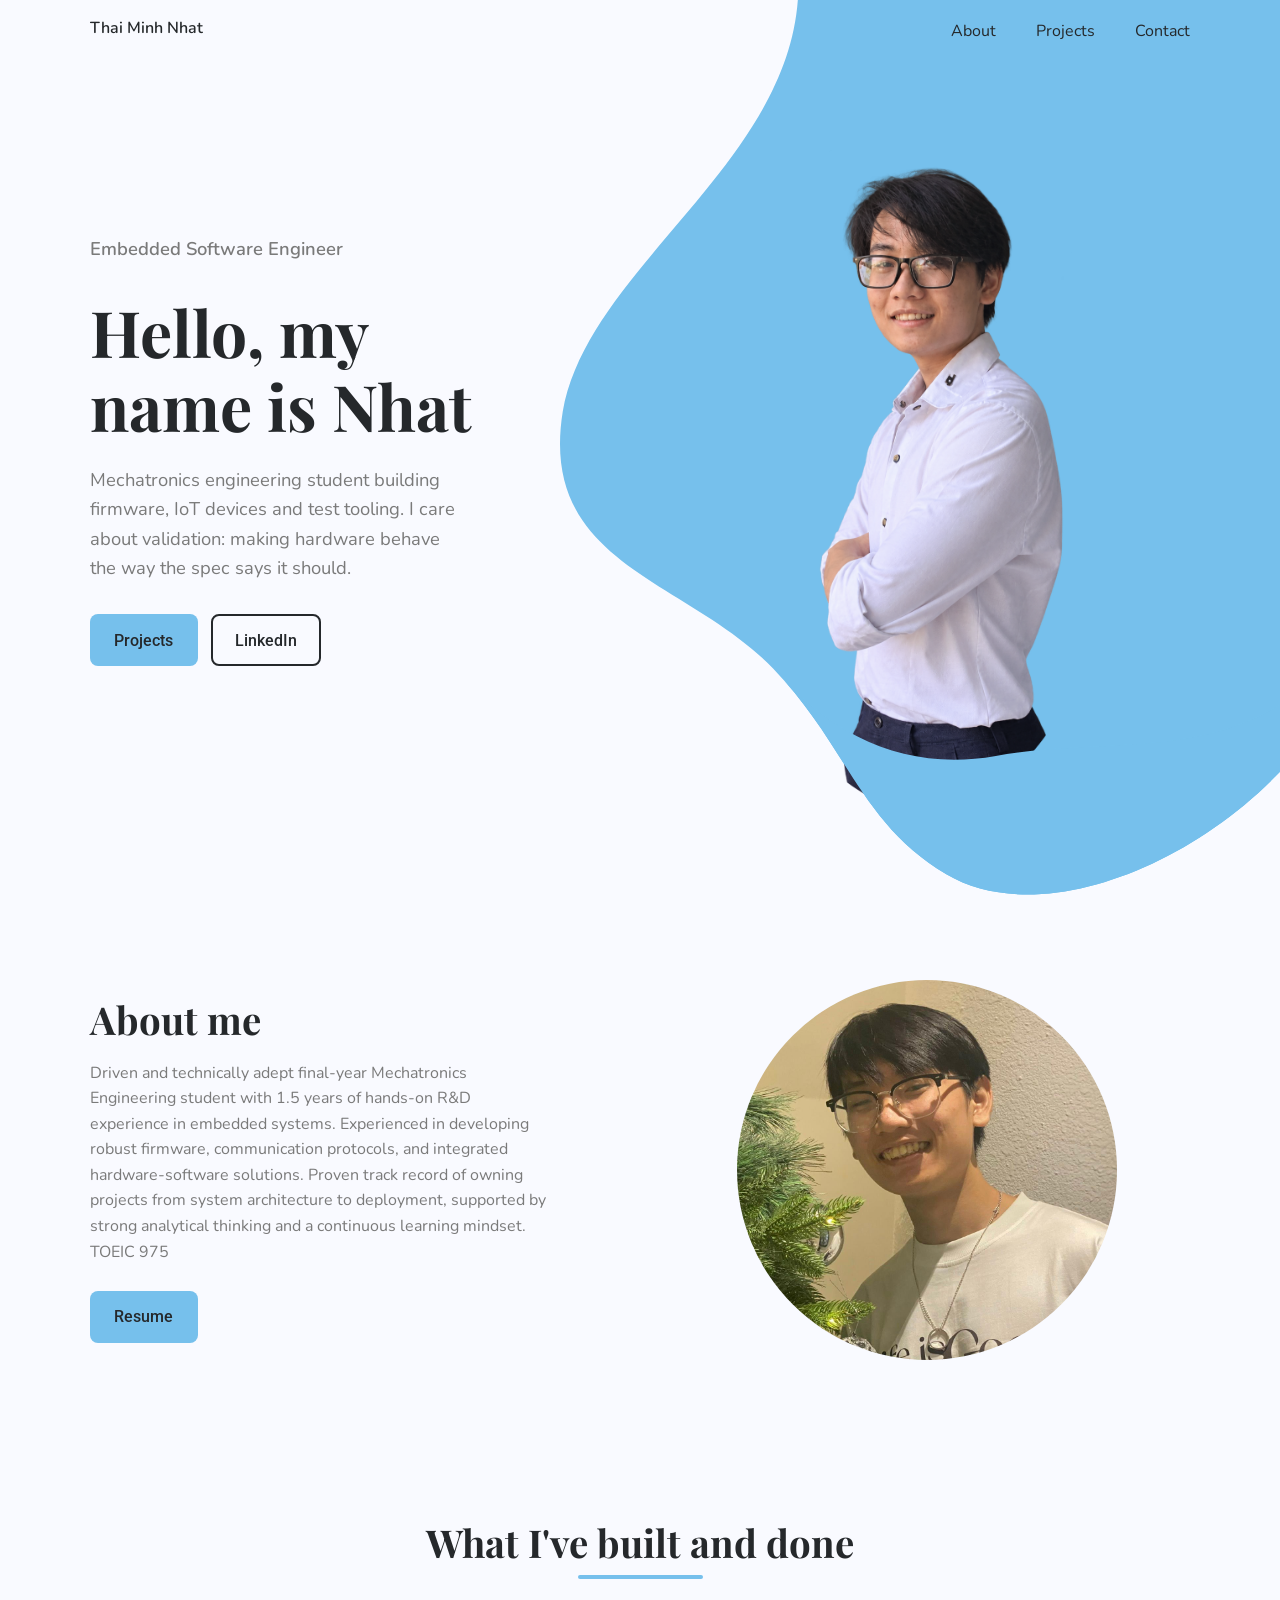
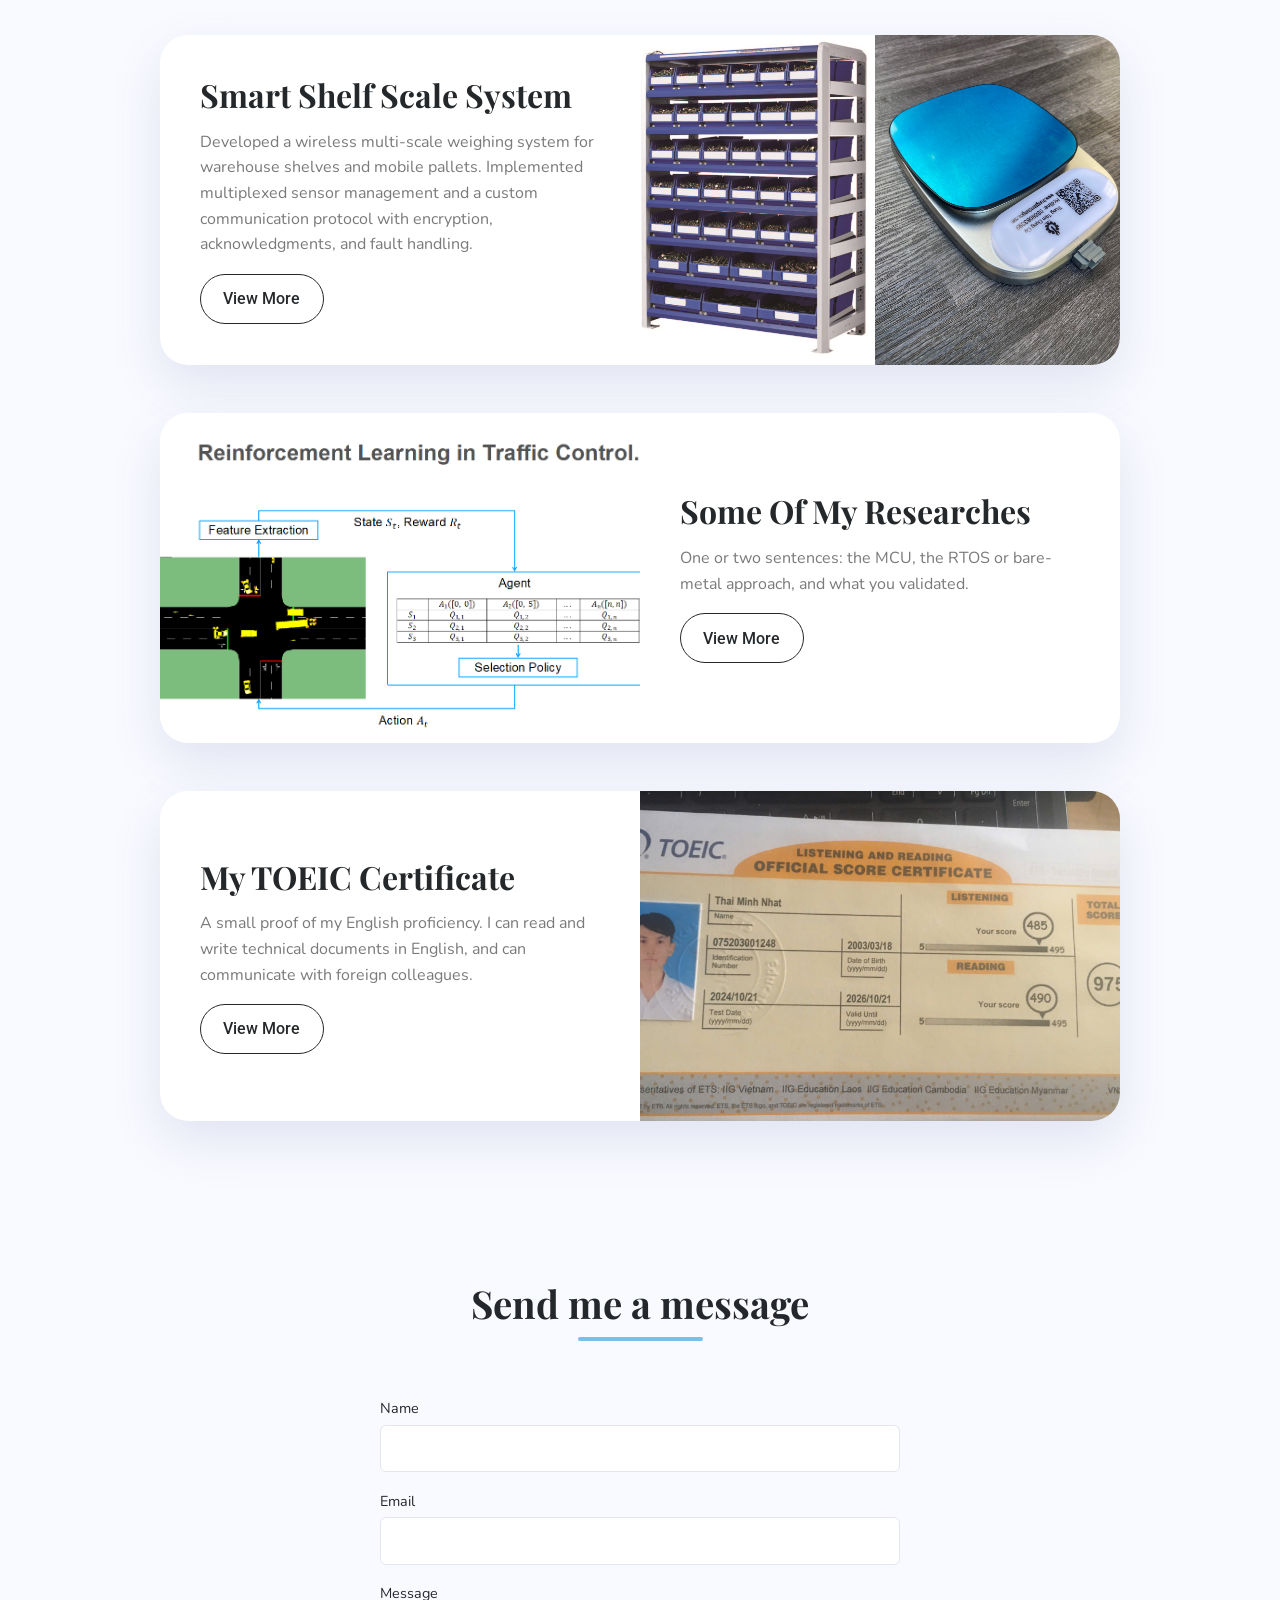
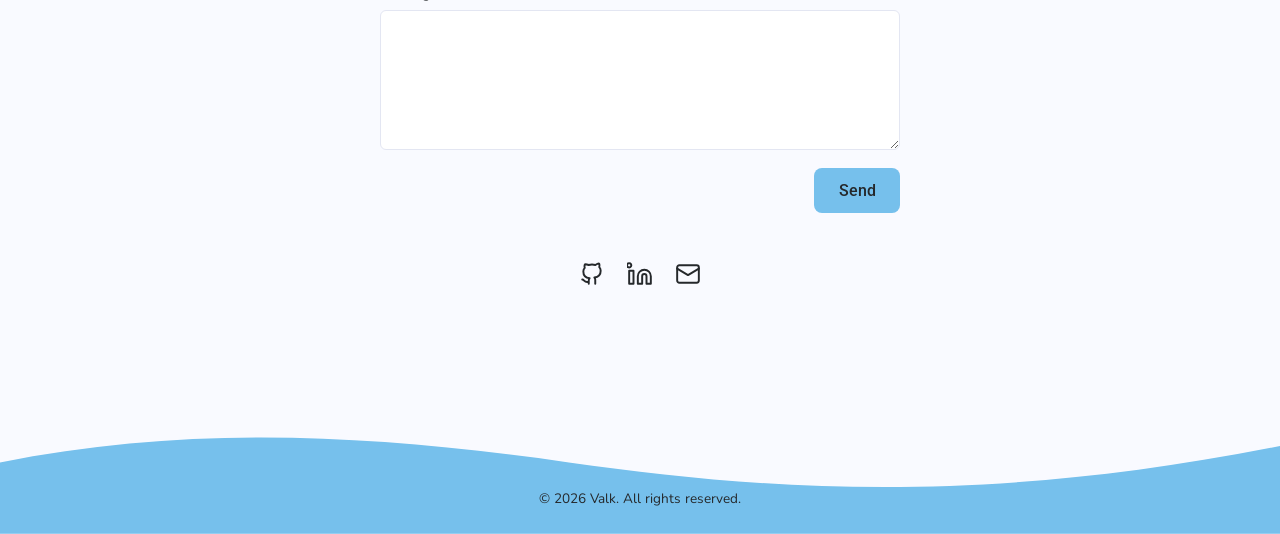
<file: index.html>
<!DOCTYPE html>
<html lang="en">
<head>
  <meta charset="utf-8">
  <meta name="viewport" content="width=device-width, initial-scale=1">
  <title>Portfolio</title>
  <link rel="stylesheet" href="css/style.css">
</head>
<body data-page="home">
  <div id="app"></div>
  <noscript>Please enable JavaScript to view this portfolio.</noscript>
  <script src="config/theme.js"></script>
  <script src="config/content.js"></script>
  <script src="js/app.js"></script>
</body>
</html>
</file>
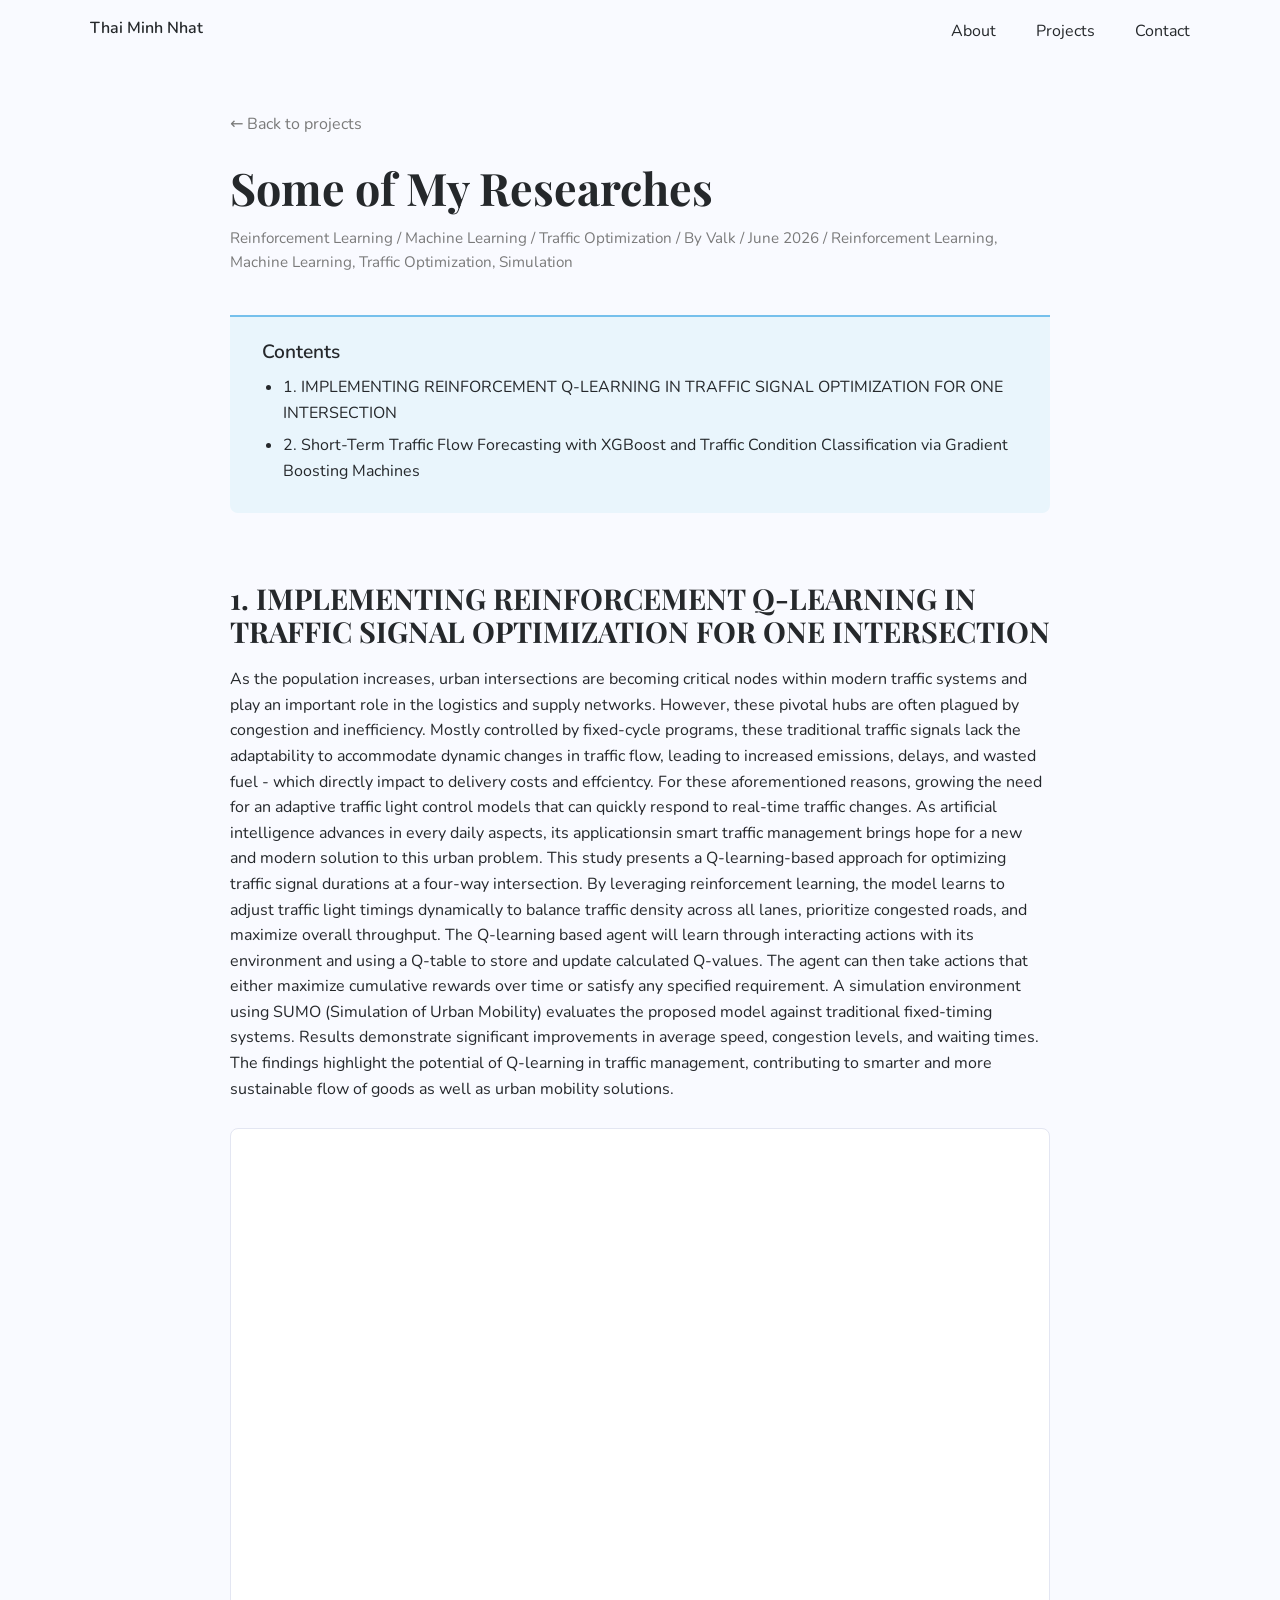
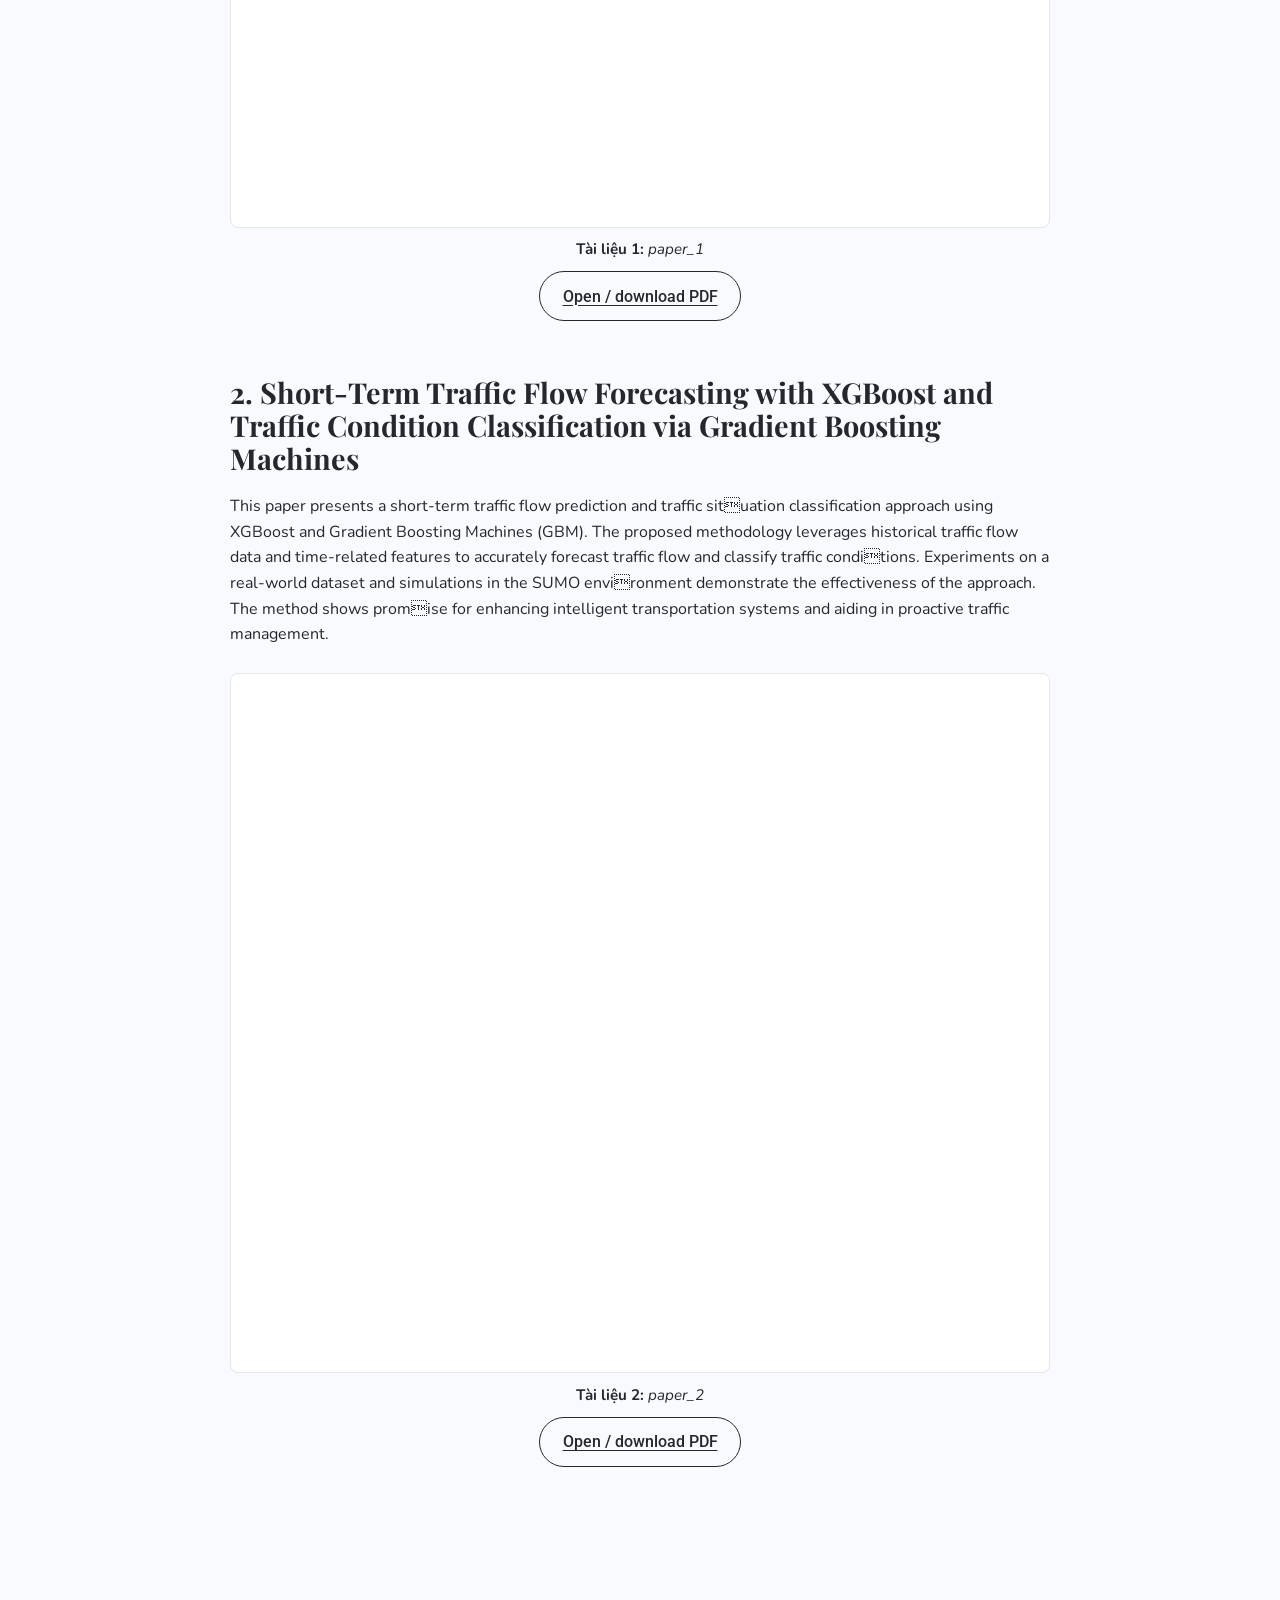
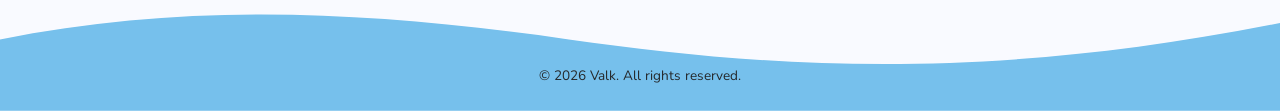
<file: some-of-my-researches.html>
<!DOCTYPE html>
<html lang="en">
<head>
  <meta charset="utf-8">
  <meta name="viewport" content="width=device-width, initial-scale=1">
  <title>Portfolio</title>
  <link rel="stylesheet" href="css/style.css">
</head>
<body data-page="project" data-project="some-of-my-researches">
  <div id="app"></div>
  <noscript>Please enable JavaScript to view this portfolio.</noscript>
  <script src="config/theme.js"></script>
  <script src="config/content.js"></script>
  <script src="js/app.js"></script>
</body>
</html>
</file>
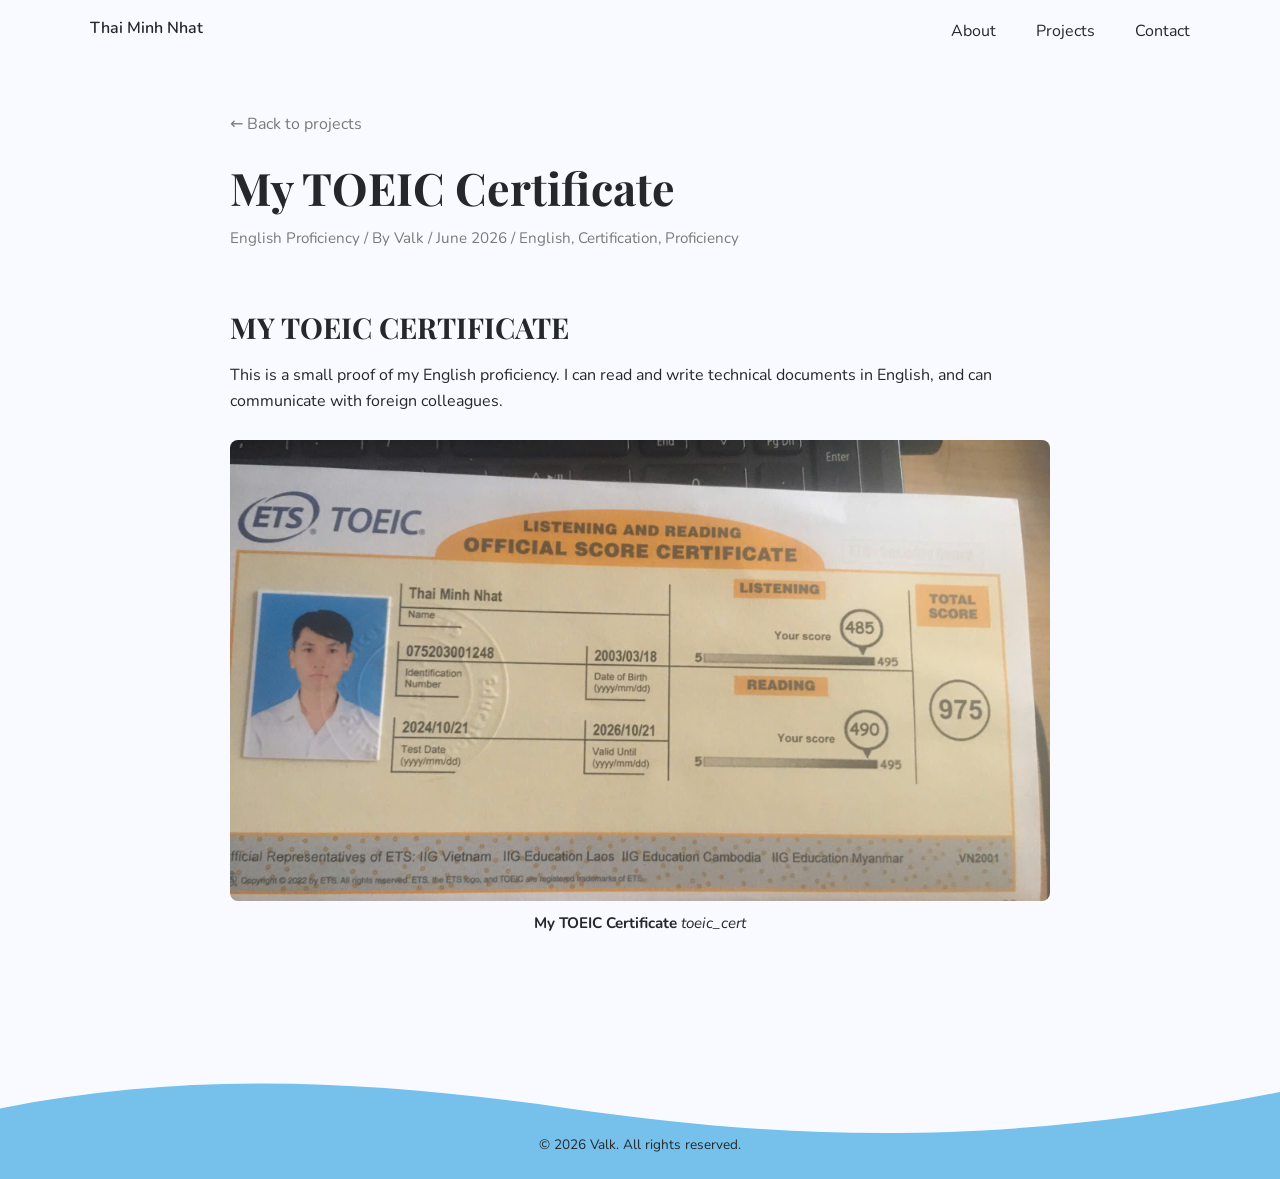
<file: toeic-cert.html>
<!DOCTYPE html>
<html lang="en">
<head>
  <meta charset="utf-8">
  <meta name="viewport" content="width=device-width, initial-scale=1">
  <title>Portfolio</title>
  <link rel="stylesheet" href="css/style.css">
</head>
<body data-page="project" data-project="toeic-cert">
  <div id="app"></div>
  <noscript>Please enable JavaScript to view this portfolio.</noscript>
  <script src="config/theme.js"></script>
  <script src="config/content.js"></script>
  <script src="js/app.js"></script>
</body>
</html>
</file>
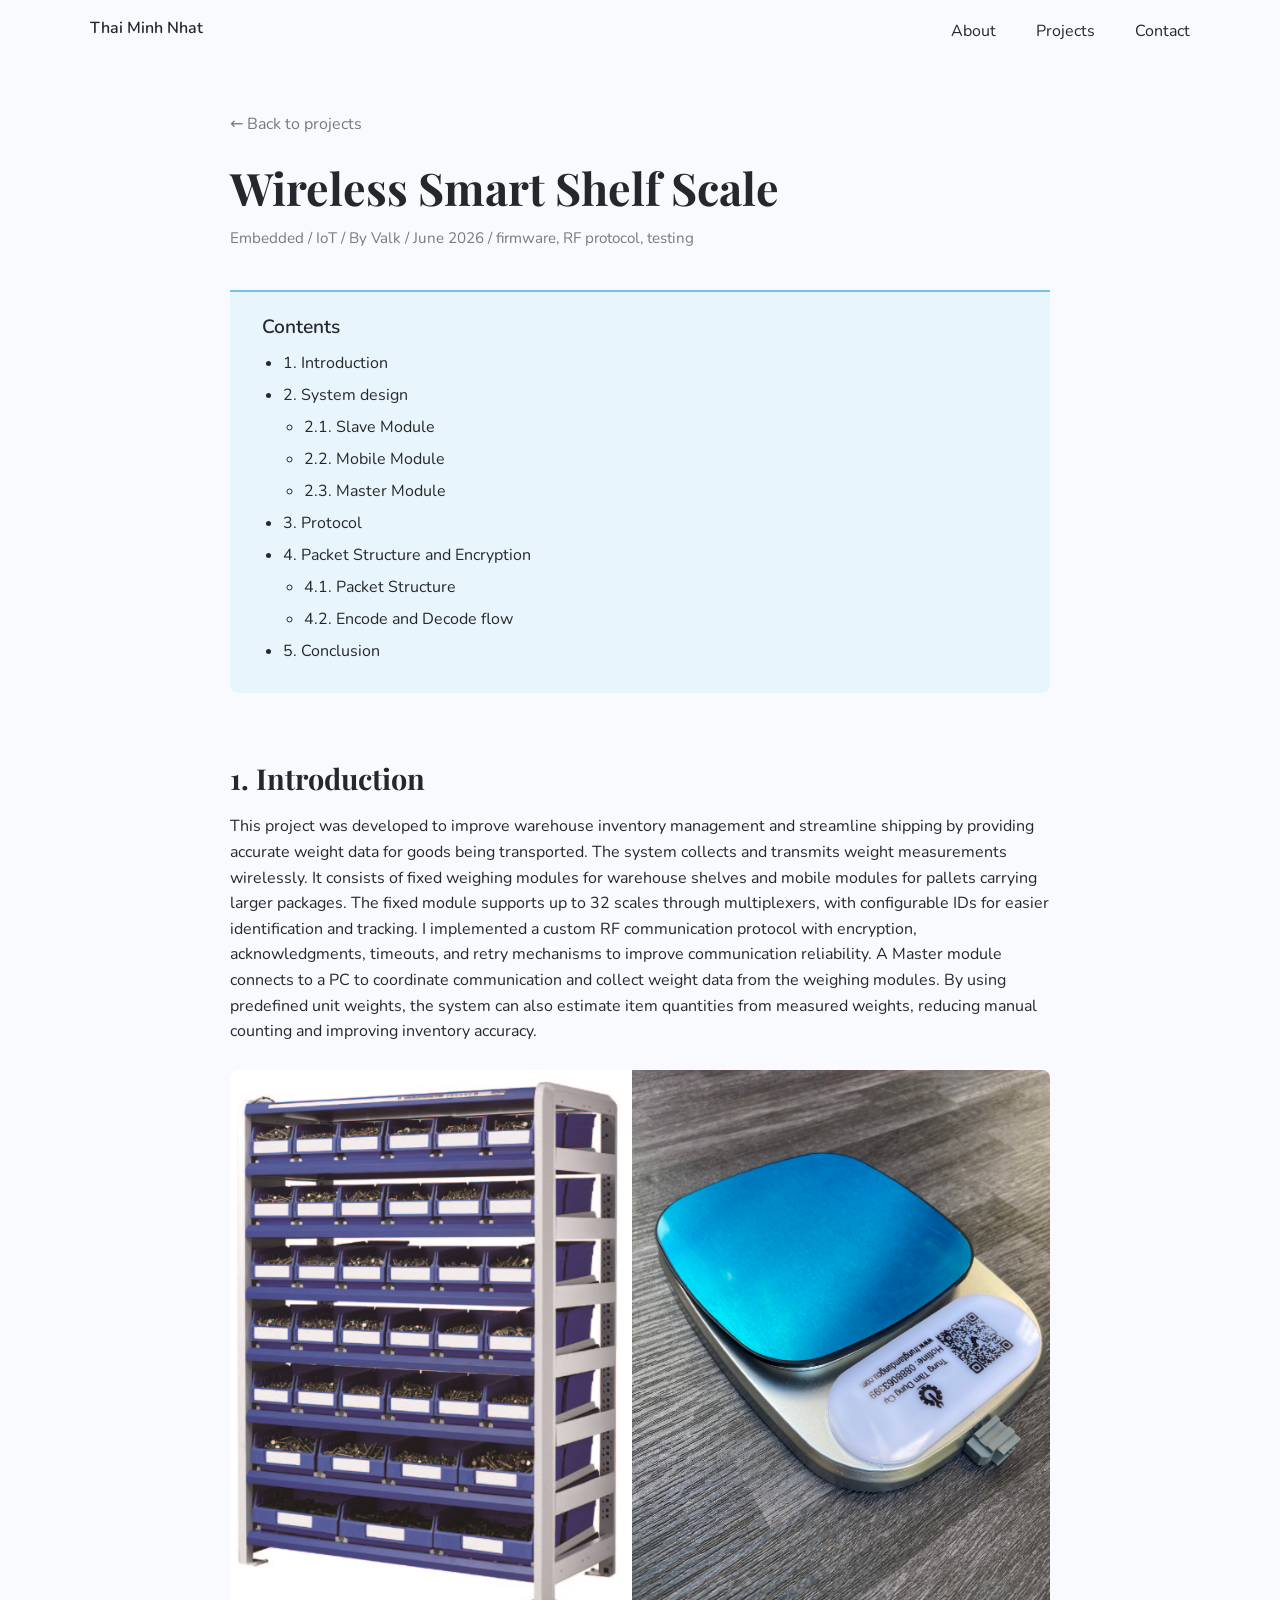
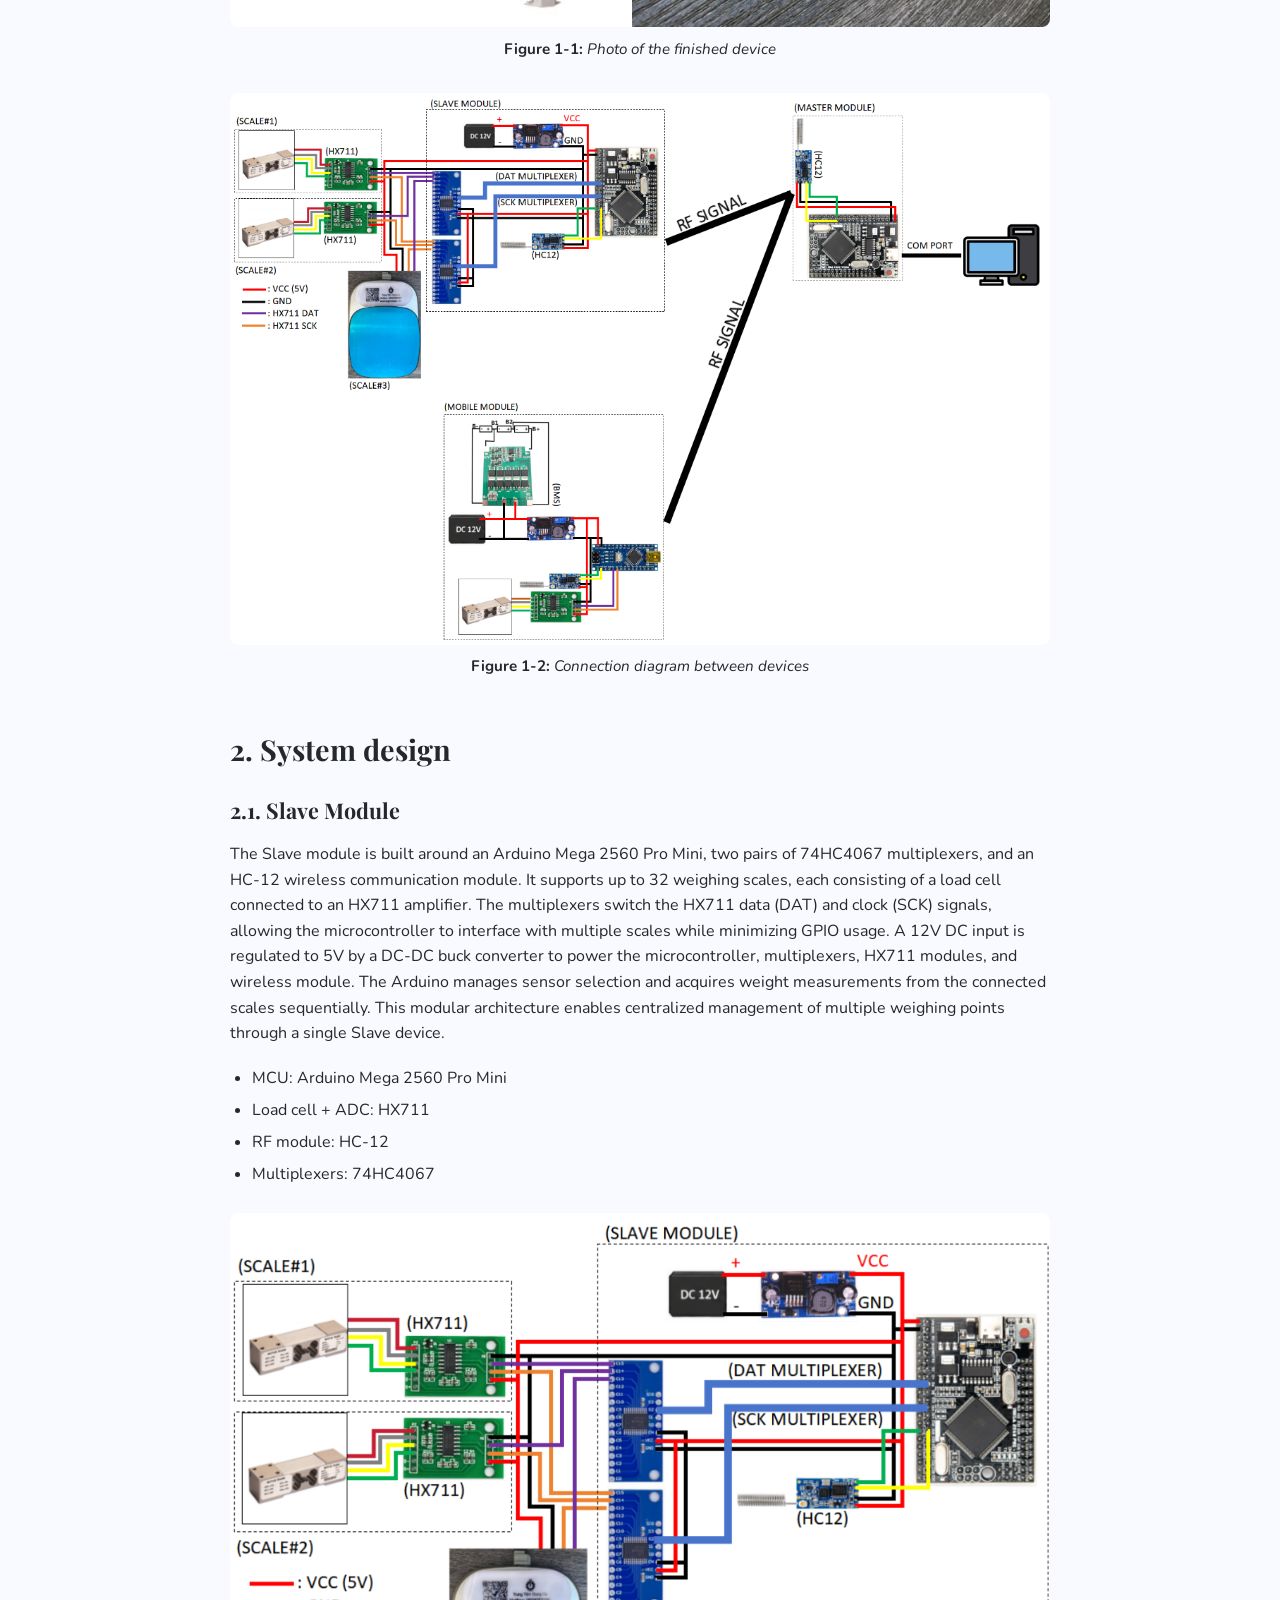
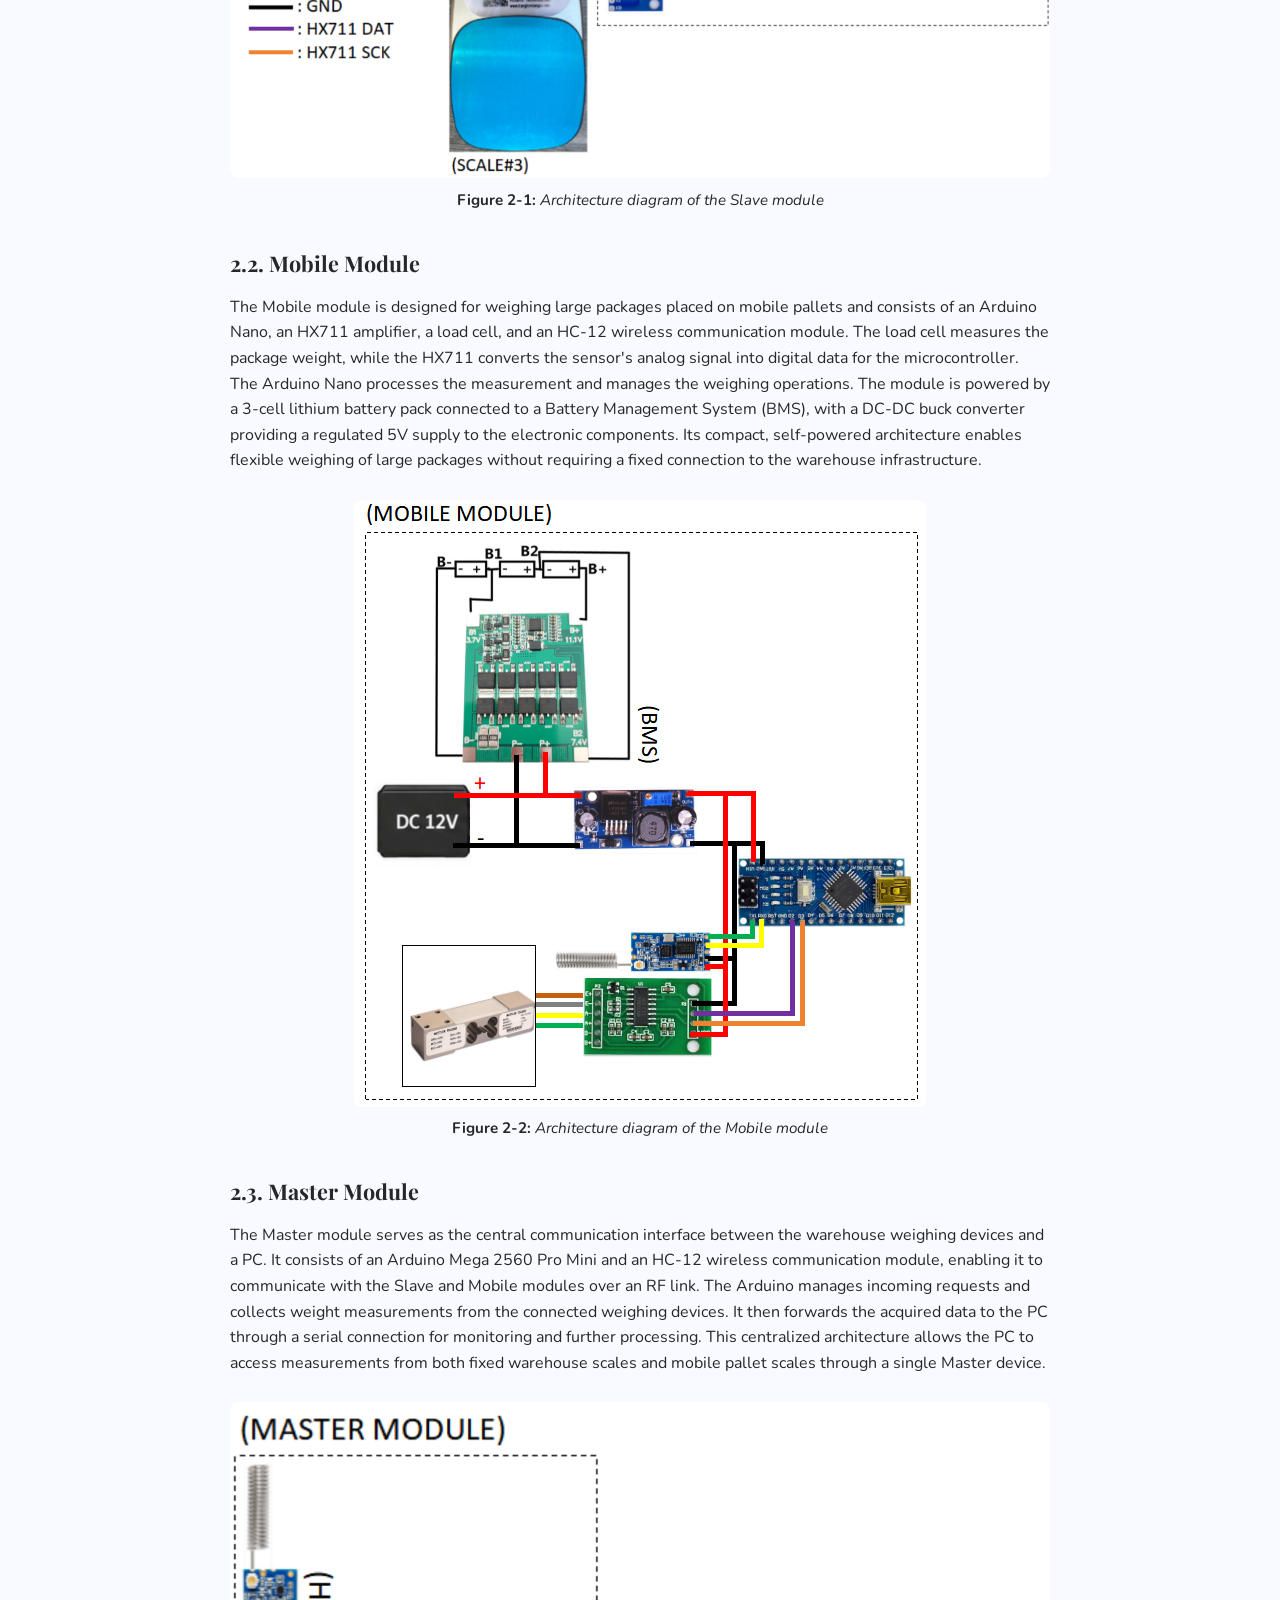
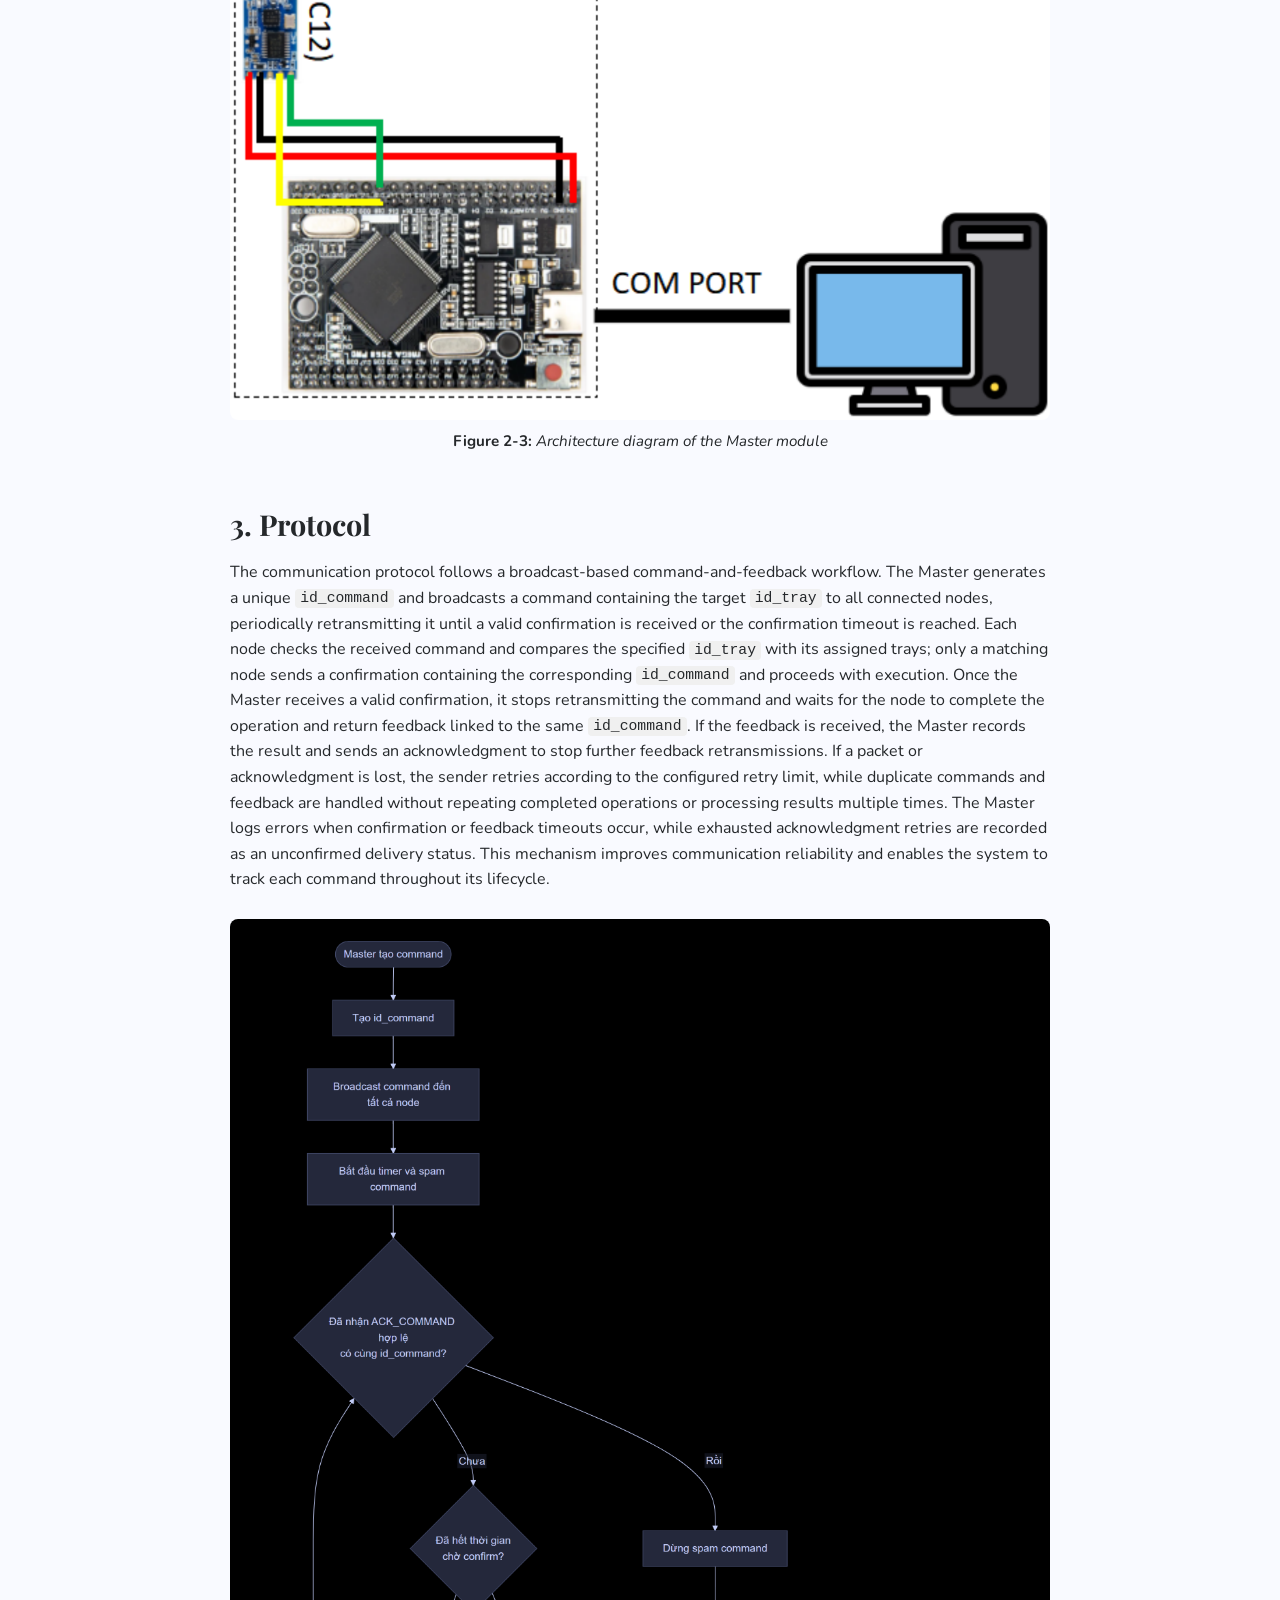
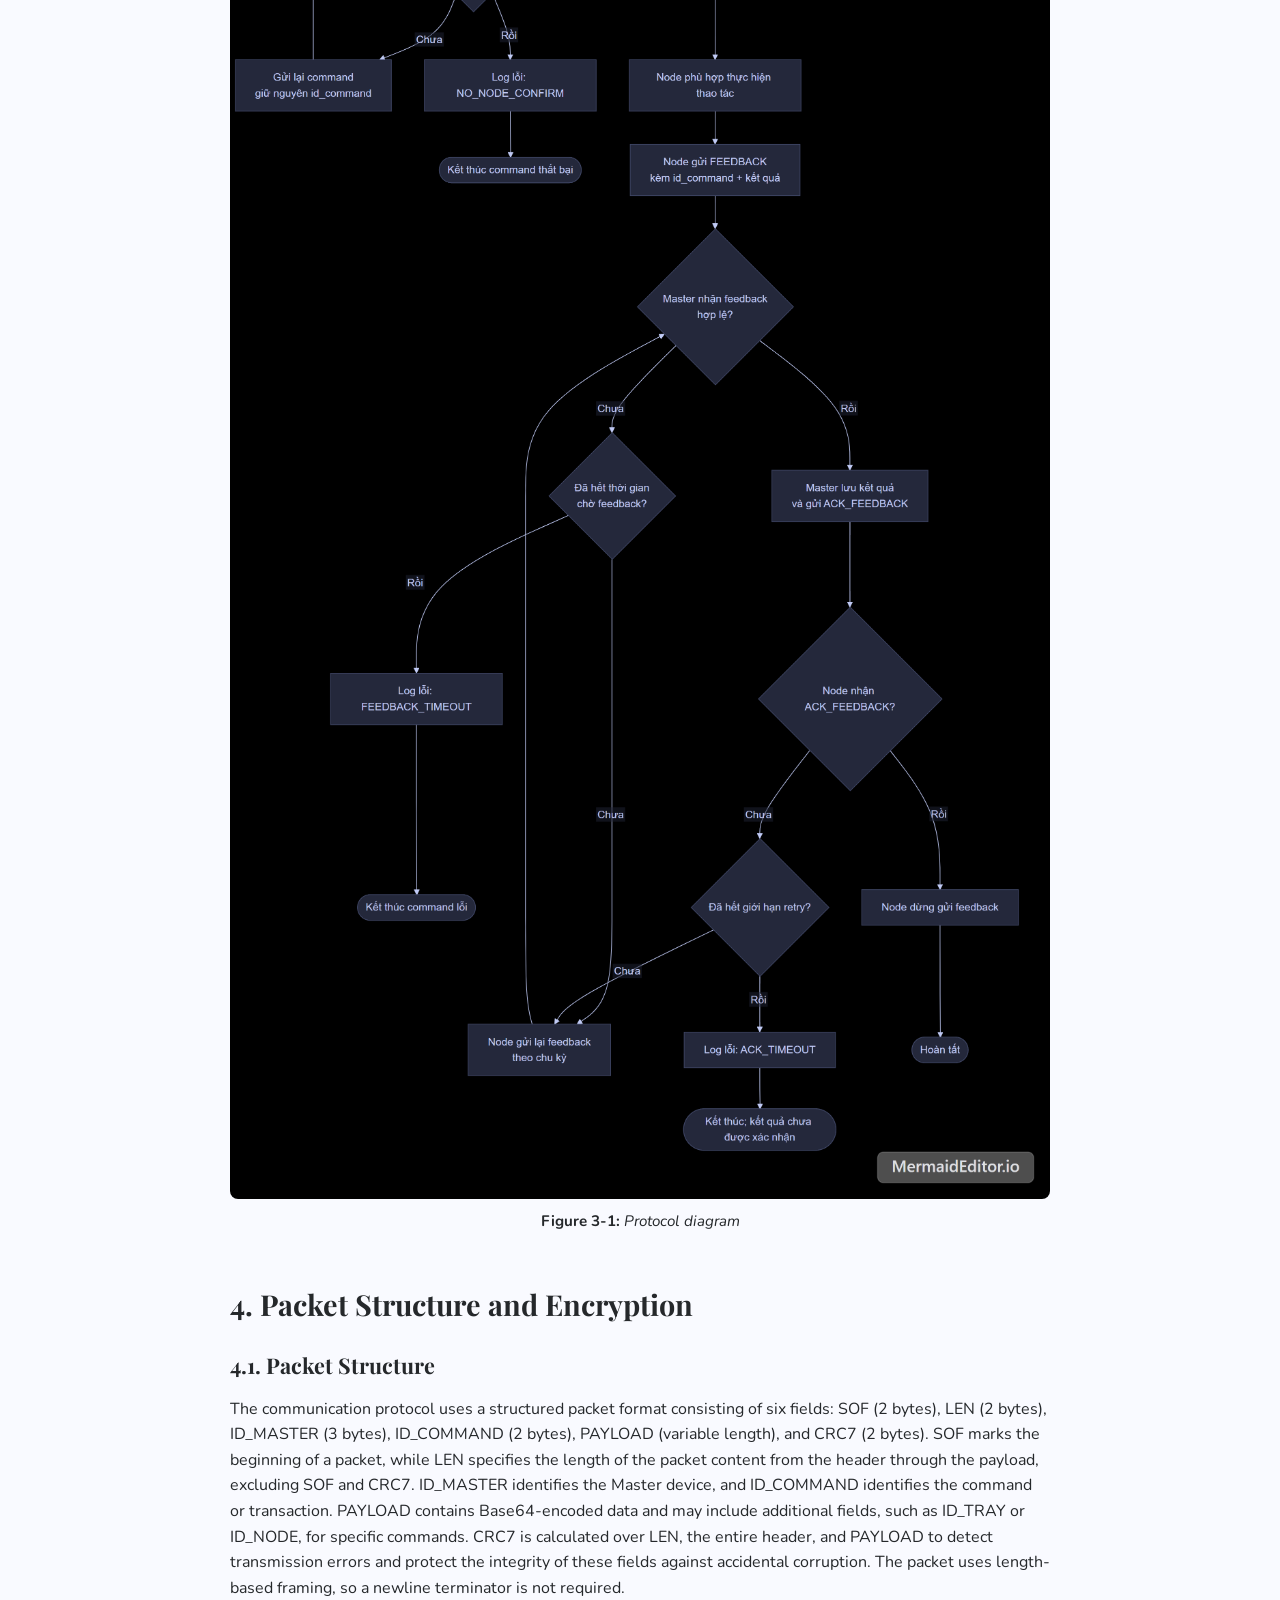
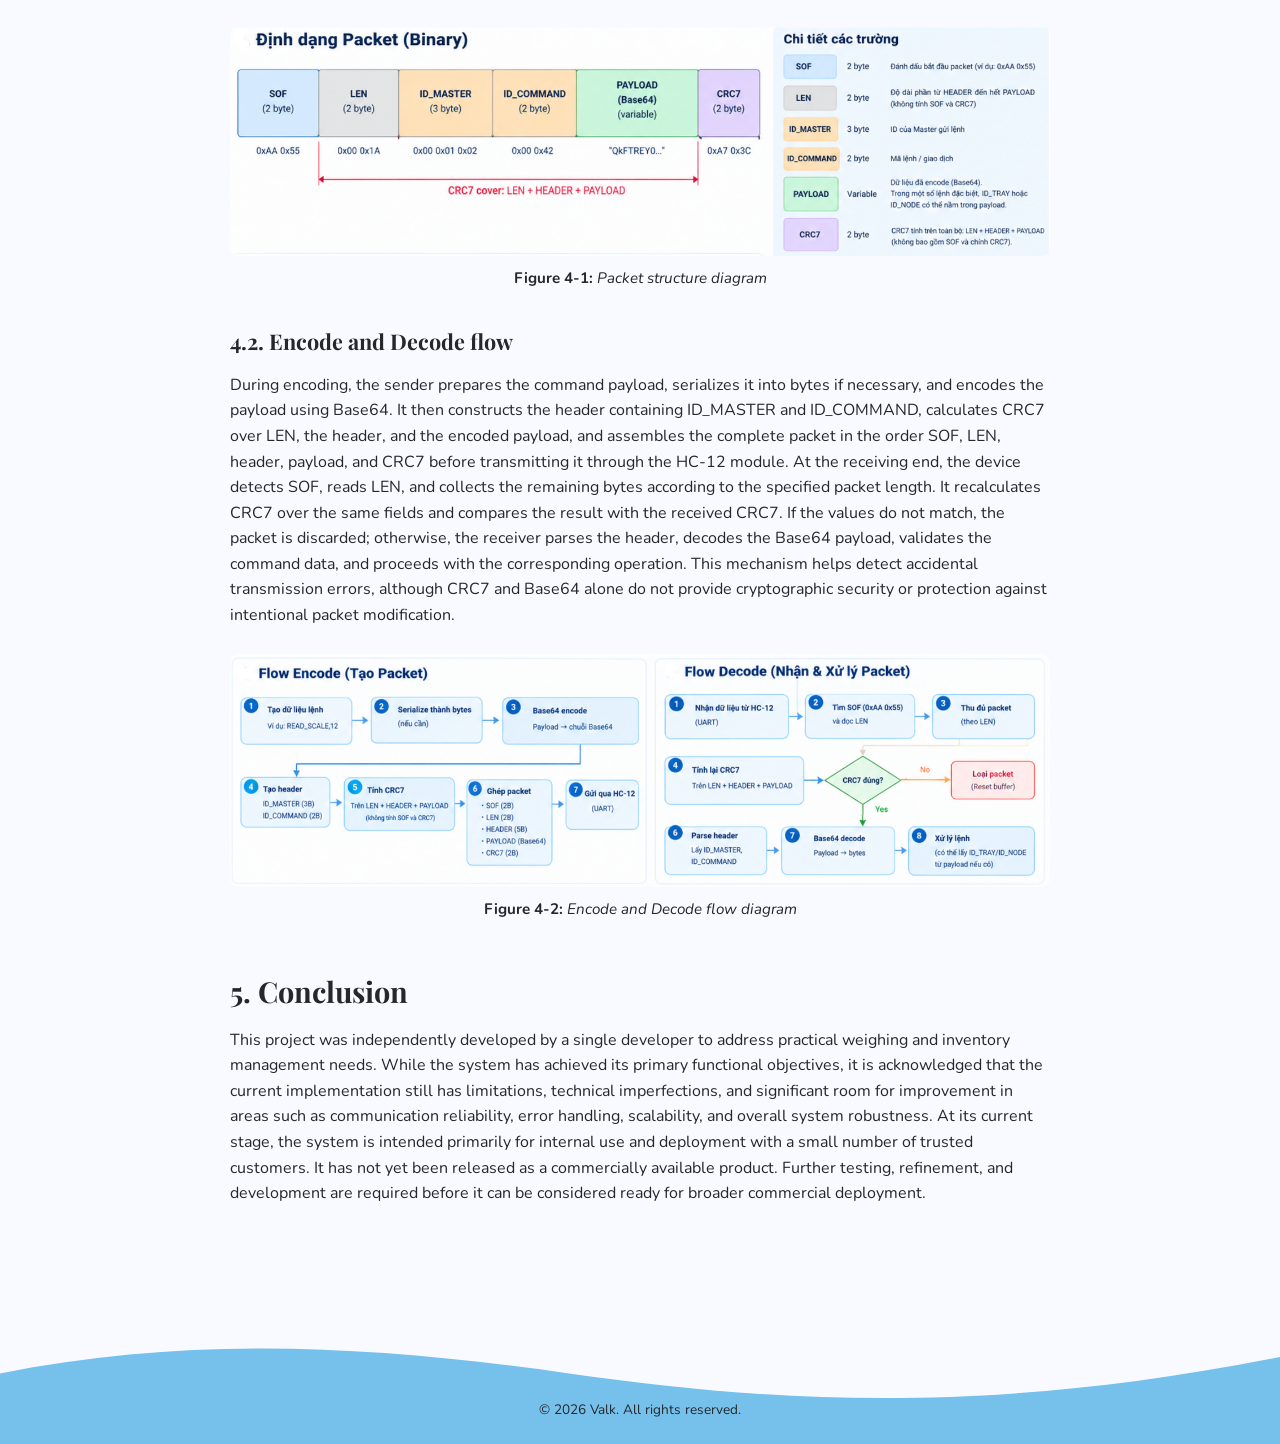
<file: wireless-shelf-scale.html>
<!DOCTYPE html>
<html lang="en">
<head>
  <meta charset="utf-8">
  <meta name="viewport" content="width=device-width, initial-scale=1">
  <title>Portfolio</title>
  <link rel="stylesheet" href="css/style.css">
</head>
<body data-page="project" data-project="wireless-shelf-scale">
  <div id="app"></div>
  <noscript>Please enable JavaScript to view this portfolio.</noscript>
  <script src="config/theme.js"></script>
  <script src="config/content.js"></script>
  <script src="js/app.js"></script>
</body>
</html>
</file>
<file: css/style.css>
*{box-sizing:border-box;margin:0}
html{scroll-behavior:smooth}
body{background:var(--c-background);color:var(--c-text);font-family:var(--font-body);line-height:1.6}
img{max-width:100%;display:block}
a{color:inherit;text-decoration:none}
:focus-visible{outline:2px solid var(--c-border);outline-offset:3px}
h1,h2,h3{font-family:var(--font-heading);line-height:1.15}
.wrap{width:min(1100px,100% - 3rem);margin-inline:auto}

/* nav */
.nav{position:relative;z-index:5;display:flex;justify-content:space-between;align-items:center;padding:1.2rem 0}
.nav ul{display:flex;gap:2.5rem;list-style:none;padding:0}
.nav a{padding-bottom:.2rem}
.nav a:hover,.nav a.active{border-bottom:2px solid var(--c-border)}
.brand{font-weight:600}

/* buttons */
.btn{display:inline-block;font-family:var(--font-ui);font-weight:500;padding:.7rem 1.4rem;border-radius:8px;border:2px solid transparent;cursor:pointer;font-size:1rem}
.btn.primary{background:var(--c-accent);color:var(--c-onAccent)}
.btn.outline{border-color:var(--c-border);background:transparent;color:var(--c-text)}
.btn.pill{border:1.5px solid var(--c-border);border-radius:999px;background:transparent;color:var(--c-text)}
.btn:hover{filter:brightness(.95)}

/* hero */
.hero{position:relative;overflow:hidden;min-height:92vh}
.blob{position:absolute;top:0;right:0;width:min(58%,820px);height:100%;z-index:0}
.blob path{fill:var(--c-accent)}
.hero>div.wrap{position:relative;z-index:1;display:grid;grid-template-columns:1fr 1fr;align-items:center;gap:2rem;min-height:calc(92vh - 5rem)}
.role{color:var(--c-accent);font-weight:600;font-size:1.15rem}
.hero h1{font-size:clamp(2.4rem,5vw,4rem);margin:.6rem 0 1.4rem;max-width:11ch}
.hero p{color:var(--c-muted);font-size:1.15rem;max-width:34ch;margin-bottom:2rem}
.btns{display:flex;gap:.8rem;flex-wrap:wrap}
.hero-art{display:flex;justify-content:center}
.hero-art img,.hero-art svg{width:min(380px,100%);max-height:70vh;object-fit:contain}

/* sections */
section{padding:5rem 0}
.title{text-align:center;font-size:2.4rem;margin-bottom:3.5rem}
.title::after{content:"";display:block;width:125px;height:4px;background:var(--c-accent);margin:.7rem auto 0;border-radius:2px}

/* about */
.about{display:grid;grid-template-columns:1fr 1fr;align-items:center;gap:3rem}
.about h2{font-size:2.4rem;margin-bottom:1.2rem}
.about p{color:var(--c-muted);margin-bottom:1.6rem;max-width:46ch}
.disc{width:min(380px,100%);aspect-ratio:1;border-radius:50%;background:var(--c-accent);overflow:hidden;margin-inline:auto;display:grid;place-items:center}
.disc img{width:100%;height:100%;object-fit:cover}
.disc svg{width:62%}

/* project cards */
.cards{display:grid;gap:3rem;width:min(960px,100%);margin-inline:auto}
.card{display:grid;grid-template-columns:1fr 1fr;background:var(--c-surface);border-radius:28px;overflow:hidden;box-shadow:0 20px 50px var(--c-shadow);min-height:330px}
.card:nth-child(even) .card-img{order:-1}
.card-body{padding:2.5rem;display:flex;flex-direction:column;justify-content:center;align-items:flex-start;gap:1rem}
.card h3{font-size:2rem}
.card p{color:var(--c-muted)}
.card-img{background:var(--c-accent);display:grid;place-items:center;min-height:220px}
.card-img img{width:100%;height:100%;object-fit:cover}
.card-img svg{width:45%;max-width:200px}

/* contact */
.form{width:min(520px,100%);margin-inline:auto;display:grid;gap:1.1rem}
.form label{display:grid;gap:.3rem;font-size:.9rem}
.form input,.form textarea{font:inherit;padding:.7rem .9rem;border:1px solid var(--c-fieldBorder);border-radius:6px;background:var(--c-surface);color:var(--c-text)}
.form textarea{min-height:140px;resize:vertical}
.form .btn{justify-self:end}
.socials{display:flex;justify-content:center;gap:1.4rem;margin-top:3rem}
.socials svg{width:26px;height:26px;fill:none;stroke:var(--c-text);stroke-width:1.8}
.socials a:hover svg{stroke:var(--c-accent)}
footer{position:relative;margin-top:3rem;text-align:center;font-size:.85rem;padding:4rem 0 1.5rem;overflow:hidden}
footer svg{position:absolute;inset:0;width:100%;height:100%;z-index:0}
footer svg path{fill:var(--c-accent)}
footer span{position:relative;z-index:1;color:var(--c-onAccent)}

/* project detail page */
.detail{padding:3rem 0 6rem;display:grid;gap:1.5rem;max-width:760px}
.detail h1{font-size:clamp(2rem,5vw,3rem)}
.detail .tag{color:var(--c-muted)}
.detail .card-img{border-radius:24px;overflow:hidden;min-height:280px}

@media (max-width:800px){
  .hero>div.wrap,.about,.card{grid-template-columns:1fr}
  .blob{width:100%;height:55%;opacity:.9}
  .hero-art{order:-1;padding-top:1rem}
  .card:nth-child(even) .card-img{order:0}
  .nav ul{gap:1.2rem}
}
@media (prefers-reduced-motion:reduce){html{scroll-behavior:auto}}

/* ===== v2: fixed header, blob in front of photo, hover effects =====
   Paste this block at the END of style.css so it overrides earlier rules. */
html{scroll-padding-top:72px}

/* fixed header */
.topbar{position:fixed;top:0;left:0;right:0;z-index:50;transition:background-color .25s,box-shadow .25s}
.topbar.scrolled{background:color-mix(in srgb,var(--c-background) 88%,transparent);-webkit-backdrop-filter:blur(8px);backdrop-filter:blur(8px);box-shadow:0 4px 24px var(--c-shadow)}
.topbar .nav{padding:1rem 0}
.detail{padding-top:6.5rem}

/* hero: blob + photo + front wave share one box, so they always line up */
.hero{display:flex;align-items:center;min-height:100vh}
.hero-visual{position:absolute;top:0;right:0;width:min(58%,820px);height:100%}
.hero-visual .blob,.hero-visual .blob-front{position:absolute;inset:0;width:100%;height:100%;opacity:1}
.hero-visual .blob{z-index:0}
.hero-visual .blob-front{z-index:2;pointer-events:none}
.hero-visual .blob-front path{fill:var(--c-accent)}
/* tune the photo here: bottom = how far it sits above the hero bottom (lower number = more of it hidden by the wave) */
.avatar{position:absolute;z-index:1;left:52%;bottom:10%;height:78%;width:auto;max-width:90%;transform:translateX(-50%);object-fit:contain}
.hero>div.wrap.hero-copy{display:block;min-height:0;position:relative;z-index:3}
.hero-text{width:min(48%,520px)}

/* hover effects on everything clickable */
.btn,.socials a,.brand{transition:transform .15s ease,filter .15s ease}
.btn:hover{transform:scale(1.06)}
.socials a{display:inline-block}
.socials a:hover{transform:scale(1.2)}
.brand:hover{transform:scale(1.06)}
.nav a{border-bottom:2px solid transparent;transition:border-color .15s ease}
.nav a:hover,.nav a.active{border-bottom-color:var(--c-border)}
.nav .brand:hover{border-bottom-color:transparent}
.detail>a:first-child:hover{text-decoration:underline;text-underline-offset:4px}

@media (max-width:800px){
  .hero{display:block;min-height:0;padding-bottom:3rem}
  .hero-visual{position:relative;width:100%;height:68vh}
  .hero>div.wrap.hero-copy{margin-top:1.5rem}
  .hero-text{width:100%}
}
@media (prefers-reduced-motion:reduce){
  .btn:hover,.socials a:hover,.brand:hover{transform:none}
}

/* ===== article (project detail) page ===== */
.article{max-width:820px;padding:7rem 0 5rem;--code-bg:color-mix(in srgb,var(--c-text) 7%,var(--c-surface))}
.article .back{display:inline-block;margin-bottom:1.5rem;color:var(--c-muted)}
.article .back:hover{color:var(--c-text);text-decoration:underline;text-underline-offset:4px}
.a-title{font-size:clamp(1.9rem,4.5vw,2.8rem)}
.a-meta,.a-series{color:var(--c-muted);margin-top:.8rem;font-size:.95rem}
.a-series a{text-decoration:underline;text-underline-offset:3px}
.a-series a:hover{color:var(--c-text)}

.toc{margin:2.5rem 0;padding:1.5rem 2rem 1.8rem;background:color-mix(in srgb,var(--c-accent) 16%,var(--c-surface));border-top:2px solid var(--c-accent);border-radius:0 0 8px 8px}
.toc h2{font-family:var(--font-body);font-size:1.2rem;font-weight:600;margin-bottom:.8rem}
.toc ul{padding-left:1.3rem;display:grid;gap:.4rem}
.toc ul ul{margin-top:.4rem}
.toc a:hover{text-decoration:underline;text-underline-offset:3px}

.a-body{display:grid;gap:1.2rem;margin-top:2rem}
.a-body h2{font-size:1.8rem;margin-top:1.8rem}
.a-body h3{font-size:1.35rem;margin-top:.8rem}
.a-body ul,.a-body ol{padding-left:1.4rem;display:grid;gap:.4rem}
.a-body a{text-decoration:underline;text-underline-offset:3px}
.a-body a:hover{color:var(--c-muted)}
.a-body code{font-family:ui-monospace,Menlo,Consolas,monospace;background:var(--code-bg);padding:.1em .35em;border-radius:4px;font-size:.92em}
.a-body pre{background:var(--code-bg);padding:1.2rem 1.5rem;border-radius:6px;overflow-x:auto;line-height:1.5}
.a-body pre code{background:none;padding:0}
.a-empty{color:var(--c-muted)}
.fig{display:grid;gap:.6rem;margin:.4rem 0}
.fig img{margin-inline:auto;border-radius:8px;max-width:100%}
.fig figcaption{text-align:center;font-size:.95rem;font-style:italic}
.fig figcaption strong{font-style:normal}
.ph{display:grid;place-items:center;min-height:220px;border:2px dashed var(--c-muted);border-radius:8px;color:var(--c-muted)}

/* PDF block */
.pdf-frame{width:100%;border:1px solid var(--c-fieldBorder);border-radius:8px;background:var(--c-surface)}
</file>
